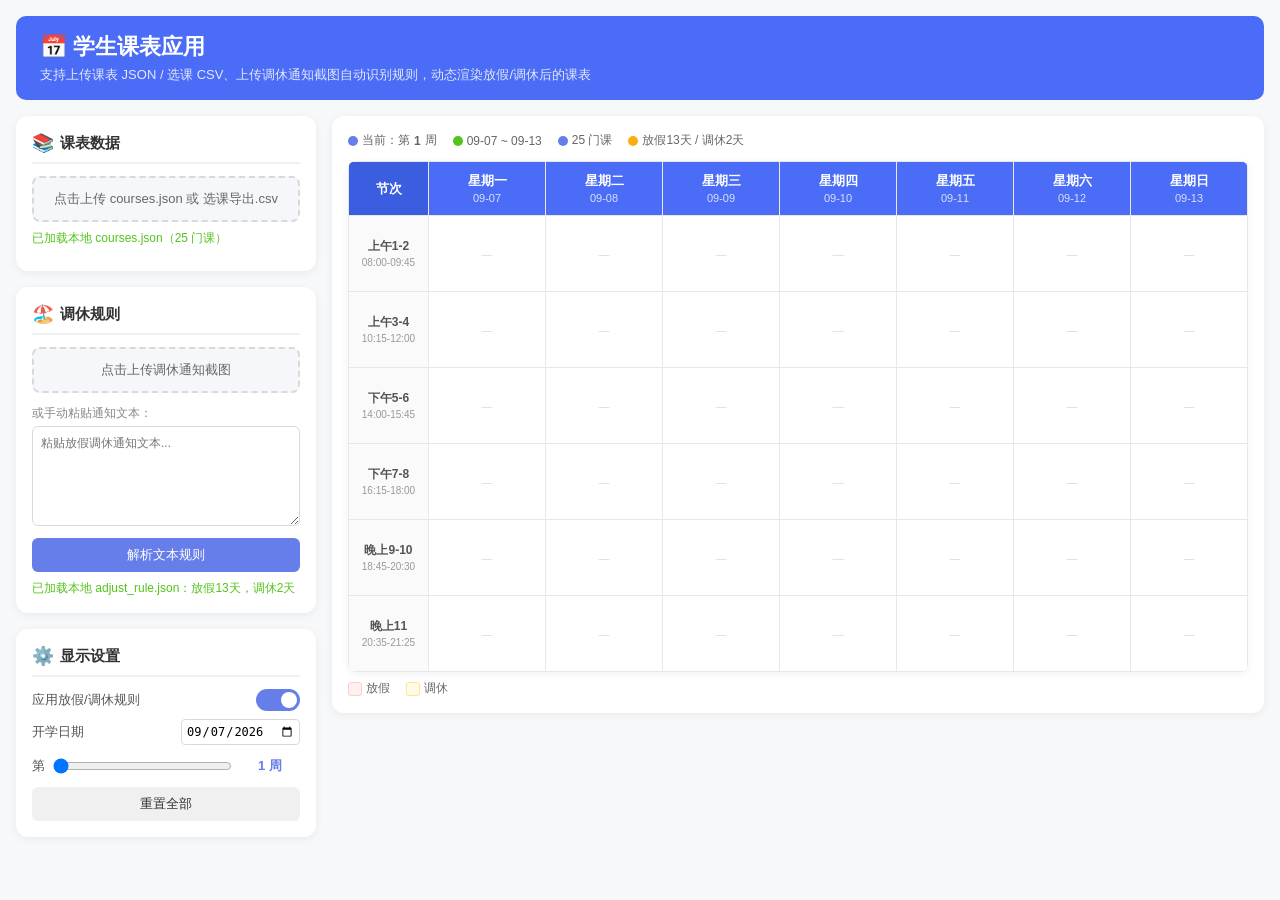
<file: 课表应用.html>
<!DOCTYPE html>
<html lang="zh-CN">
<head>
<meta charset="UTF-8">
<meta name="viewport" content="width=device-width, initial-scale=1.0">
<title>学生课表应用 - 放假调休规则</title>
<style>
* { box-sizing: border-box; margin: 0; padding: 0; }
body { font-family: "Microsoft YaHei", "PingFang SC", sans-serif; background: #f7f8fa; color: #333; }
.container { max-width: 1400px; margin: 0 auto; padding: 16px; }
.header { background: #4a6cf7; color: #fff; padding: 16px 24px; border-radius: 10px; margin-bottom: 16px; }
.header h1 { font-size: 22px; font-weight: 600; }
.header p { font-size: 13px; opacity: 0.85; margin-top: 4px; }
.layout { display: flex; gap: 16px; }
.sidebar { width: 300px; flex-shrink: 0; }
.main { flex: 1; min-width: 0; }
.panel { background: #fff; border-radius: 12px; padding: 16px; margin-bottom: 16px; box-shadow: 0 2px 8px rgba(0,0,0,0.06); }
.panel h3 { font-size: 15px; color: #333; margin-bottom: 12px; padding-bottom: 8px; border-bottom: 2px solid #f0f0f0; display: flex; align-items: center; gap: 6px; }
.panel h3 .icon { font-size: 18px; }
.upload-btn { display: block; width: 100%; padding: 12px; background: #f5f7fa; border: 2px dashed #d9d9d9; border-radius: 8px; text-align: center; cursor: pointer; transition: all 0.2s; color: #666; font-size: 13px; }
.upload-btn:hover { border-color: #667eea; background: #f0f4ff; color: #667eea; }
.upload-btn input { display: none; }
.file-info { margin-top: 8px; font-size: 12px; color: #52c41a; word-break: break-all; }
.file-info.error { color: #ff4d4f; }
.btn { display: inline-block; padding: 8px 16px; background: #667eea; color: #fff; border: none; border-radius: 6px; cursor: pointer; font-size: 13px; transition: background 0.2s; }
.btn:hover { background: #5568d3; }
.btn.secondary { background: #f0f0f0; color: #333; }
.btn.secondary:hover { background: #e0e0e0; }
.switch-row { display: flex; align-items: center; justify-content: space-between; margin-bottom: 8px; }
.switch-row label { font-size: 13px; color: #555; }
.switch { position: relative; width: 44px; height: 22px; }
.switch input { opacity: 0; width: 0; height: 0; }
.slider { position: absolute; cursor: pointer; top: 0; left: 0; right: 0; bottom: 0; background: #ccc; border-radius: 22px; transition: 0.3s; }
.slider:before { position: absolute; content: ""; height: 16px; width: 16px; left: 3px; bottom: 3px; background: #fff; border-radius: 50%; transition: 0.3s; }
.switch input:checked + .slider { background: #667eea; }
.switch input:checked + .slider:before { transform: translateX(22px); }
.week-selector { display: flex; align-items: center; gap: 8px; }
.week-selector input[type=range] { flex: 1; }
.week-label { font-size: 13px; font-weight: 600; color: #667eea; min-width: 60px; text-align: center; }
textarea { width: 100%; min-height: 100px; padding: 8px; border: 1px solid #d9d9d9; border-radius: 6px; font-size: 12px; font-family: inherit; resize: vertical; }
.ocr-status { margin-top: 8px; font-size: 12px; color: #888; }
.ocr-status.success { color: #52c41a; }
.ocr-status.error { color: #ff4d4f; }
table { width: 100%; border-collapse: collapse; background: #fff; border-radius: 8px; overflow: hidden; box-shadow: 0 2px 8px rgba(0,0,0,0.06); table-layout: fixed; }
th, td { border: 1px solid #e8e8e8; padding: 6px; text-align: center; vertical-align: middle; }
th { background: #4a6cf7; color: #fff; font-weight: 600; font-size: 13px; padding: 10px 4px; overflow: hidden; }
th.section-col { width: 80px; background: #3b5de0; }
td { height: 76px; overflow: hidden; }
td.section-cell { background: #fafafa; font-weight: 600; color: #555; font-size: 12px; width: 80px; }
td.holiday { background: #fff1f0; }
td.swap { background: #fffbe6; }
.course-cell { padding: 4px 6px; border-radius: 6px; font-size: 12px; line-height: 1.4; height: 100%; display: flex; flex-direction: column; justify-content: center; overflow: hidden; }
.course-name { font-weight: 600; color: #333; white-space: nowrap; overflow: hidden; text-overflow: ellipsis; }
.course-meta { font-size: 11px; color: #666; margin-top: 2px; white-space: nowrap; overflow: hidden; text-overflow: ellipsis; }
.holiday-tag { color: #ff4d4f; font-weight: 600; font-size: 14px; }
.swap-tag { color: #faad14; font-size: 11px; margin-top: 2px; white-space: nowrap; overflow: hidden; text-overflow: ellipsis; }
.error-list { margin-top: 8px; font-size: 11px; color: #ff4d4f; max-height: 120px; overflow-y: auto; text-align: left; }
.error-list div { padding: 2px 0; border-bottom: 1px dashed #ffe1e0; }
.empty-cell { color: #d9d9d9; font-size: 11px; }
.section-time { font-size: 10px; color: #999; font-weight: normal; }
.status-bar { display: flex; gap: 16px; margin-bottom: 12px; flex-wrap: wrap; }
.status-item { font-size: 12px; color: #666; display: flex; align-items: center; gap: 4px; }
.status-dot { width: 10px; height: 10px; border-radius: 50%; }
.legend { display: flex; gap: 16px; flex-wrap: wrap; margin-top: 8px; }
.legend-item { font-size: 12px; color: #666; display: flex; align-items: center; gap: 4px; }
.legend-box { width: 14px; height: 14px; border-radius: 3px; }
@media (max-width: 900px) {
  .layout { flex-direction: column; }
  .sidebar { width: 100%; }
}
</style>
</head>
<body>
<div class="container">
  <div class="header">
    <h1>📅 学生课表应用</h1>
    <p>支持上传课表 JSON / 选课 CSV、上传调休通知截图自动识别规则，动态渲染放假/调休后的课表</p>
  </div>

  <div class="layout">
    <div class="sidebar">
      <div class="panel">
        <h3><span class="icon">📚</span>课表数据</h3>
        <label class="upload-btn" id="coursesUploadLabel">
          点击上传 courses.json 或 选课导出.csv
          <input type="file" id="coursesUpload" accept=".json,.csv,application/json,text/csv">
        </label>
        <div class="file-info" id="coursesInfo">未上传</div>
        <div class="error-list" id="csvErrors"></div>
      </div>

      <div class="panel">
        <h3><span class="icon">🏖️</span>调休规则</h3>
        <label class="upload-btn" id="imageUploadLabel">
          点击上传调休通知截图
          <input type="file" id="imageUpload" accept="image/*">
        </label>
        <div class="ocr-status" id="ocrStatus"></div>
        <div style="margin-top:12px;">
          <div style="font-size:12px;color:#888;margin-bottom:4px;">或手动粘贴通知文本：</div>
          <textarea id="noticeText" placeholder="粘贴放假调休通知文本..."></textarea>
          <button class="btn" style="margin-top:8px;width:100%;" onclick="parseNoticeFromText()">解析文本规则</button>
        </div>
        <div class="file-info" id="rulesInfo">未设置规则</div>
      </div>

      <div class="panel">
        <h3><span class="icon">⚙️</span>显示设置</h3>
        <div class="switch-row">
          <label>应用放假/调休规则</label>
          <label class="switch">
            <input type="checkbox" id="applyRules" checked>
            <span class="slider"></span>
          </label>
        </div>
        <div class="switch-row">
          <label>开学日期</label>
          <input type="date" id="semesterStart" value="2026-09-07" style="padding:4px;border:1px solid #d9d9d9;border-radius:4px;font-size:12px;">
        </div>
        <div class="week-selector" style="margin-top:12px;">
          <span style="font-size:13px;color:#555;">第</span>
          <input type="range" id="weekSlider" min="1" max="20" value="1">
          <span class="week-label" id="weekLabel">1 周</span>
        </div>
        <button class="btn secondary" style="margin-top:12px;width:100%;" onclick="resetAll()">重置全部</button>
      </div>
    </div>

    <div class="main">
      <div class="panel">
        <div class="status-bar">
          <div class="status-item"><span class="status-dot" style="background:#667eea;"></span>当前：第 <b id="curWeek">1</b> 周</div>
          <div class="status-item" id="dateRange"></div>
          <div class="status-item" id="coursesCount"></div>
          <div class="status-item" id="rulesStatus"></div>
        </div>
        <div id="timetableContainer"></div>
        <div class="legend">
          <div class="legend-item"><span class="legend-box" style="background:#fff1f0;border:1px solid #ffccc7;"></span>放假</div>
          <div class="legend-item"><span class="legend-box" style="background:#fffbe6;border:1px solid #ffe58f;"></span>调休</div>
        </div>
      </div>
    </div>
  </div>
</div>

<script>
// ==================== 常量 ====================
const WEEKDAY_CN = {1:"星期一",2:"星期二",3:"星期三",4:"星期四",5:"星期五",6:"星期六",7:"星期日"};
const CN_TO_WEEKDAY = {};
for (const [k,v] of Object.entries(WEEKDAY_CN)) CN_TO_WEEKDAY[v] = parseInt(k);
Object.assign(CN_TO_WEEKDAY, {
  "周一":1,"周二":2,"周三":3,"周四":4,"周五":5,"周六":6,"周日":7,
  "周天":7,"星期日":7,"星期天":7,
  "礼拜一":1,"礼拜二":2,"礼拜三":3,"礼拜四":4,"礼拜五":5,"礼拜六":6,"礼拜天":7,"礼拜日":7
});
const DAYS = [1,2,3,4,5,6,7];
const COLOR_POOL = ["#dbeafe","#dcfce7","#fef9c3","#fce7f3","#ede9fe","#ffedd5","#cffafe","#fee2e2"];

// ==================== 状态 ====================
let courses = [];
let rules = { holiday_dates: [], workday_adjust: {}, course_adjust: [] };
let colorMap = {};

// ==================== 工具函数 ====================
function parseWeekRange(wr) {
  const weeks = new Set();
  if (!wr) return weeks;
  for (const part of String(wr).split(",")) {
    const p = part.trim();
    if (!p) continue;
    if (p.includes("-")) {
      const [a,b] = p.split("-").map(x=>parseInt(x));
      if (!isNaN(a) && !isNaN(b)) for (let i=a;i<=b;i++) weeks.add(i);
    } else {
      const n = parseInt(p);
      if (!isNaN(n)) weeks.add(n);
    }
  }
  return weeks;
}

function weekDates(semesterStart, weekNo) {
  const result = {};
  const monday = new Date(semesterStart);
  monday.setDate(monday.getDate() + (weekNo-1)*7);
  for (let d=1; d<=7; d++) {
    const dt = new Date(monday);
    dt.setDate(dt.getDate() + d - 1);
    result[d] = dt;
  }
  return result;
}

function fmtDate(d) {
  const y = d.getFullYear();
  const m = String(d.getMonth()+1).padStart(2,"0");
  const day = String(d.getDate()).padStart(2,"0");
  return `${y}-${m}-${day}`;
}

function dayStatus(date, rulesObj, applyRules) {
  if (!applyRules) {
    const wd = date.getDay() === 0 ? 7 : date.getDay();
    return {status:"normal", display_weekday:wd, note:""};
  }
  const ds = fmtDate(date);
  const holidays = new Set(rulesObj.holiday_dates || []);
  const swaps = rulesObj.workday_adjust || {};
  if (holidays.has(ds)) return {status:"holiday", display_weekday: date.getDay()===0?7:date.getDay(), note:"放假"};
  if (swaps[ds]) {
    const target = CN_TO_WEEKDAY[swaps[ds]];
    if (target) return {status:"swap", display_weekday:target, note:`调休→按${WEEKDAY_CN[target]}上课`};
  }
  const wd = date.getDay() === 0 ? 7 : date.getDay();
  return {status:"normal", display_weekday:wd, note:""};
}

function coursesOfWeekday(coursesList, weekday, weekNo) {
  const out = [];
  for (const c of coursesList) {
    if (parseInt(c.weekday) !== weekday) continue;
    if (parseWeekRange(c.week_range).has(weekNo)) out.push(c);
  }
  return out;
}

function buildGrid(coursesList, rulesObj, semesterStart, weekNo, applyRules) {
  const dates = weekDates(semesterStart, weekNo);
  const grid = {};
  for (const wd of DAYS) {
    const date = dates[wd];
    const stt = dayStatus(date, rulesObj, applyRules);
    const cells = {};
    if (stt.status !== "holiday") {
      for (const c of coursesOfWeekday(coursesList, stt.display_weekday, weekNo)) {
        cells[parseInt(c.start_section)] = c;
      }
    }
    grid[wd] = {date, status:stt.status, display_weekday:stt.display_weekday, note:stt.note, cells};
  }
  return grid;
}

// 注：通知文本的规则解析统一由后端 /api/parse_rules（李涵睿模块）完成，前端不再重复实现

// ==================== 颜色分配 ====================
function assignColors(coursesList) {
  colorMap = {};
  let idx = 0;
  for (const c of coursesList) {
    if (!colorMap[c.course_name]) {
      colorMap[c.course_name] = COLOR_POOL[idx % COLOR_POOL.length];
      idx++;
    }
  }
}

function getColor(courseName) {
  if (!colorMap[courseName]) {
    colorMap[courseName] = COLOR_POOL[Object.keys(colorMap).length % COLOR_POOL.length];
  }
  return colorMap[courseName];
}

// ==================== 渲染 ====================
function renderTimetable() {
  const weekNo = parseInt(document.getElementById("weekSlider").value);
  const applyRules = document.getElementById("applyRules").checked;
  const startStr = document.getElementById("semesterStart").value;
  const semesterStart = startStr ? new Date(startStr) : new Date(2026, 8, 7);

  document.getElementById("curWeek").textContent = weekNo;
  document.getElementById("weekLabel").textContent = `${weekNo} 周`;

  const dates = weekDates(semesterStart, weekNo);
  const dateRange = `${fmtDate(dates[1]).slice(5)} ~ ${fmtDate(dates[7]).slice(5)}`;
  document.getElementById("dateRange").innerHTML = `<span class="status-dot" style="background:#52c41a;"></span>${dateRange}`;
  document.getElementById("coursesCount").innerHTML = courses.length ? `<span class="status-dot" style="background:#667eea;"></span>${courses.length} 门课` : "";
  document.getElementById("rulesStatus").innerHTML = (rules.holiday_dates.length > 0 || Object.keys(rules.workday_adjust).length > 0)
    ? `<span class="status-dot" style="background:#faad14;"></span>放假${rules.holiday_dates.length}天 / 调休${Object.keys(rules.workday_adjust).length}天`
    : "";

  if (courses.length === 0) {
    document.getElementById("timetableContainer").innerHTML = '<div style="text-align:center;padding:60px;color:#999;">请先上传 courses.json 或 选课导出.csv</div>';
    return;
  }

  assignColors(courses);
  const grid = buildGrid(courses, rules, semesterStart, weekNo, applyRules);

  let html = '<table><thead><tr>';
  html += '<th class="section-col">节次</th>';
  for (const wd of DAYS) {
    const g = grid[wd];
    const dateStr = fmtDate(g.date).slice(5);
    const tag = g.status === "holiday" ? " 🏖️" : g.status === "swap" ? " 🔁" : "";
    html += `<th>${WEEKDAY_CN[wd]}<br><span style="font-size:11px;font-weight:normal;opacity:0.8;">${dateStr}${tag}</span></th>`;
  }
  html += '</tr></thead><tbody>';

  const sectionLabels = [
    [1,"上午1-2","08:00-09:45"],
    [3,"上午3-4","10:15-12:00"],
    [5,"下午5-6","14:00-15:45"],
    [7,"下午7-8","16:15-18:00"],
    [9,"晚上9-10","18:45-20:30"],
    [11,"晚上11","20:35-21:25"]
  ];

  for (const [sec, label, time] of sectionLabels) {
    html += `<tr><td class="section-cell">${label}<br><span class="section-time">${time}</span></td>`;
    for (const wd of DAYS) {
      const g = grid[wd];
      const cellClass = g.status === "holiday" ? "holiday" : g.status === "swap" ? "swap" : "";
      html += `<td class="${cellClass}">`;
      if (g.status === "holiday") {
        html += '<div class="holiday-tag">放假</div>';
      } else {
        const c = g.cells[sec];
        if (c) {
          const bg = getColor(c.course_name);
          html += `<div class="course-cell" style="background:${bg};">`;
          html += `<div class="course-name">${c.course_name}</div>`;
          html += `<div class="course-meta">${c.week_range}周 | ${c.classroom || ""}</div>`;
          html += `</div>`;
        } else {
          html += '<div class="empty-cell">—</div>';
        }
      }
      if (g.status === "swap" && g.note) {
        html += `<div class="swap-tag">${g.note}</div>`;
      }
      html += '</td>';
    }
    html += '</tr>';
  }
  html += '</tbody></table>';

  document.getElementById("timetableContainer").innerHTML = html;
}

// ==================== 文件上传 ====================
document.getElementById("coursesUpload").addEventListener("change", function(e) {
  const file = e.target.files[0];
  if (!file) return;
  // CSV 走后端校验导入；JSON 直接前端解析
  if (file.name.toLowerCase().endsWith(".csv")) { importCsv(file); return; }
  const reader = new FileReader();
  reader.onload = function(ev) {
    try {
      let data = JSON.parse(ev.target.result);
      if (data && typeof data === "object" && !Array.isArray(data) && data.courses) {
        data = data.courses;
      }
      if (!Array.isArray(data)) throw new Error("格式错误");
      courses = data;
      document.getElementById("coursesInfo").textContent = `已加载 ${courses.length} 门课：${file.name}`;
      document.getElementById("coursesInfo").className = "file-info";
      document.getElementById("csvErrors").innerHTML = "";
      renderTimetable();
    } catch (err) {
      document.getElementById("coursesInfo").textContent = "解析失败：" + err.message;
      document.getElementById("coursesInfo").className = "file-info error";
    }
  };
  reader.readAsText(file, "utf-8");
});

// ==================== Python 后端 API 调用 ====================

// 上传 CSV，走后端校验，返回标准课程数组
async function importCsv(file) {
  const info = document.getElementById("coursesInfo");
  const errBox = document.getElementById("csvErrors");
  errBox.innerHTML = "";
  info.textContent = "正在上传 CSV 到后端校验...";
  info.className = "file-info";
  const formData = new FormData();
  formData.append("file", file);
  try {
    const resp = await fetch("/api/import_csv", { method: "POST", body: formData });
    const data = await resp.json();
    if (!resp.ok) throw new Error(data.error || ("服务错误 " + resp.status));
    courses = data.courses || [];
    info.textContent = `已加载 ${courses.length} 门课（${file.name}）`;
    if (data.error_count > 0) {
      info.textContent += `，其中 ${data.error_count} 行校验失败`;
      errBox.innerHTML = data.errors.map(e => `<div>第${e.row}行：${e.error}</div>`).join("");
    }
    info.className = "file-info";
    renderTimetable();
  } catch (err) {
    info.textContent = "CSV 导入失败：" + err.message + "（请确认已通过 python app.py 启动服务）";
    info.className = "file-info error";
  }
}

// 上传调休通知截图：OCR 识别 + 规则解析一站式（陈婧华 OCR + 李涵睿规则模块）
document.getElementById("imageUpload").addEventListener("change", async function(e) {
  const file = e.target.files[0];
  if (!file) return;
  document.getElementById("ocrStatus").textContent = "正在上传图片到 OCR 服务...（首次使用需下载识别库）";
  document.getElementById("ocrStatus").className = "ocr-status";

  const formData = new FormData();
  formData.append("image", file);

  try {
    const resp = await fetch("/api/ocr_and_parse", { method: "POST", body: formData });
    if (!resp.ok) {
      const err = await resp.json().catch(() => ({}));
      throw new Error(err.error || "服务错误 " + resp.status);
    }
    const data = await resp.json();
    const text = data.text || "";
    const parsed = data.rules || {};

    document.getElementById("noticeText").value = text;
    rules = parsed;
    const info = `放假${parsed.holiday_dates?.length || 0}天，调休${Object.keys(parsed.workday_adjust || {}).length}天`;
    document.getElementById("ocrStatus").textContent = `✅ OCR识别（置信度 ${data.confidence ?? "--"}%）+ 规则解析：${info}`;
    document.getElementById("ocrStatus").className = "ocr-status success";
    document.getElementById("rulesInfo").textContent = `已应用规则：${info}`;
    document.getElementById("rulesInfo").className = "file-info";
    renderTimetable();
  } catch (err) {
    document.getElementById("ocrStatus").textContent = `⚠️ 后端不可用（${err.message}），请运行 python app.py 后刷新页面`;
    document.getElementById("ocrStatus").className = "ocr-status error";
  }
});

// 手动粘贴通知文本，由后端解析规则
async function parseNoticeFromText() {
  const text = document.getElementById("noticeText").value;
  if (!text.trim()) {
    document.getElementById("rulesInfo").textContent = "请先粘贴通知文本";
    document.getElementById("rulesInfo").className = "file-info error";
    return;
  }
  try {
    const resp = await fetch("/api/parse_rules", {
      method: "POST",
      headers: { "Content-Type": "application/json" },
      body: JSON.stringify({ text })
    });
    if (!resp.ok) throw new Error("服务错误 " + resp.status);
    const parsed = await resp.json();
    rules = parsed;
    const info = `放假${parsed.holiday_dates?.length || 0}天，调休${Object.keys(parsed.workday_adjust || {}).length}天`;
    document.getElementById("rulesInfo").textContent = `✅ 规则解析：${info}`;
    document.getElementById("rulesInfo").className = "file-info";
    renderTimetable();
  } catch (err) {
    document.getElementById("rulesInfo").textContent = `⚠️ 后端不可用（${err.message}），请运行 python app.py 后刷新页面`;
    document.getElementById("rulesInfo").className = "file-info error";
  }
}

// ==================== 交互 ====================
document.getElementById("weekSlider").addEventListener("input", renderTimetable);
document.getElementById("applyRules").addEventListener("change", renderTimetable);
document.getElementById("semesterStart").addEventListener("change", renderTimetable);

function resetAll() {
  courses = [];
  rules = { holiday_dates: [], workday_adjust: {}, course_adjust: [] };
  document.getElementById("coursesInfo").textContent = "未上传";
  document.getElementById("csvErrors").innerHTML = "";
  document.getElementById("rulesInfo").textContent = "未设置规则";
  document.getElementById("noticeText").value = "";
  document.getElementById("ocrStatus").textContent = "";
  document.getElementById("coursesUpload").value = "";
  document.getElementById("imageUpload").value = "";
  document.getElementById("weekSlider").value = 1;
  renderTimetable();
}

// ==================== 初始化 ====================
// 尝试加载同目录下的 courses.json 和 adjust_rule.json
async function loadLocalFiles() {
  let loadedCourses = false, loadedRules = false;
  try {
    const resp = await fetch("courses.json");
    if (resp.ok) {
      let data = await resp.json();
      if (data && typeof data === "object" && !Array.isArray(data) && data.courses) data = data.courses;
      if (Array.isArray(data)) {
        courses = data;
        loadedCourses = true;
        document.getElementById("coursesInfo").textContent = `已加载本地 courses.json（${courses.length} 门课）`;
      }
    }
  } catch(e) {}
  try {
    const resp = await fetch("adjust_rule.json");
    if (resp.ok) {
      rules = await resp.json();
      loadedRules = true;
      const info = `放假${rules.holiday_dates.length}天，调休${Object.keys(rules.workday_adjust).length}天`;
      document.getElementById("rulesInfo").textContent = `已加载本地 adjust_rule.json：${info}`;
    }
  } catch(e) {}
  if (!loadedCourses || !loadedRules) {
    const tip = document.createElement("div");
    tip.style.cssText = "background:#fffbe6;border:1px solid #ffe58f;padding:10px 14px;border-radius:8px;margin-bottom:16px;font-size:13px;color:#613400;";
    tip.innerHTML = "⚠️ 无法自动加载本地 JSON 文件（可能是直接双击打开导致）。请运行 <b>python app.py</b> 启动服务后访问，或手动上传 courses.json / 选课导出.csv / 粘贴调休通知文本。";
    document.querySelector(".container").insertBefore(tip, document.querySelector(".layout"));
  }
  renderTimetable();
}

loadLocalFiles();
</script>
</body>
</html>
</file>
